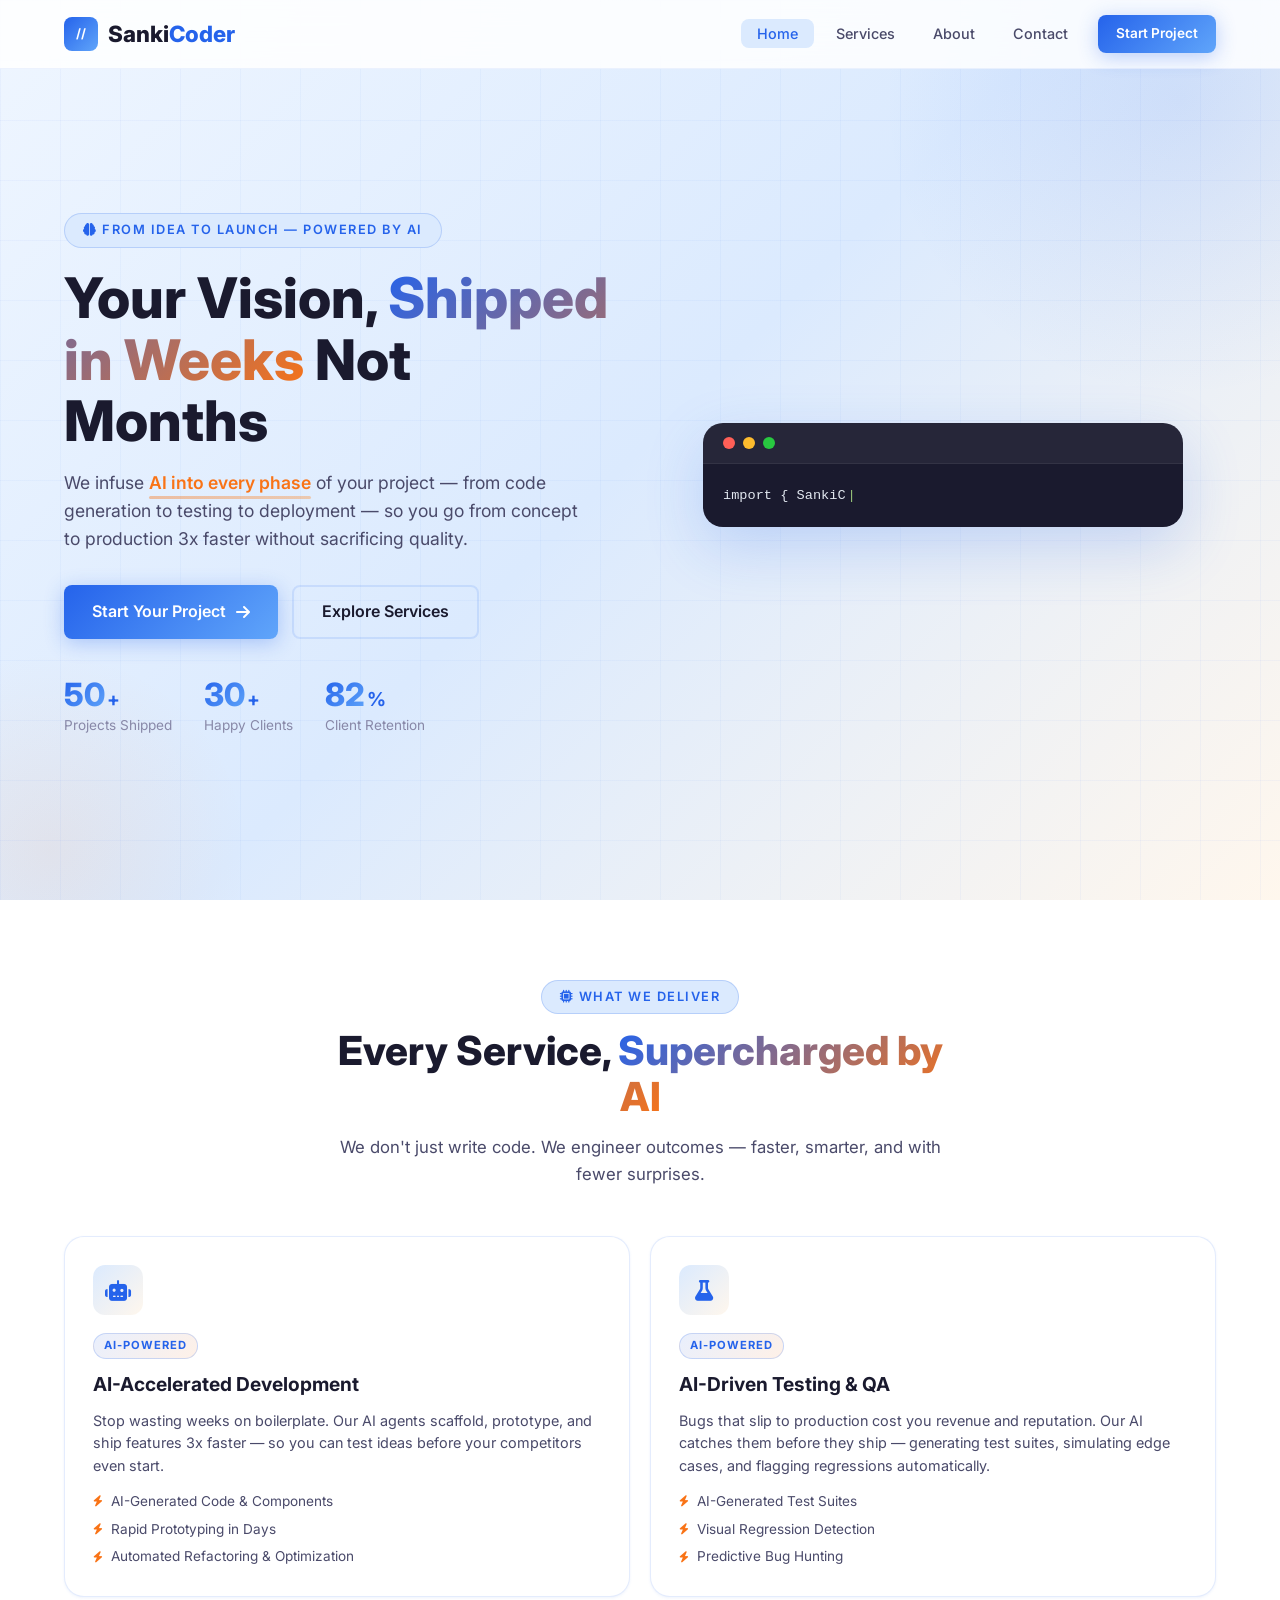
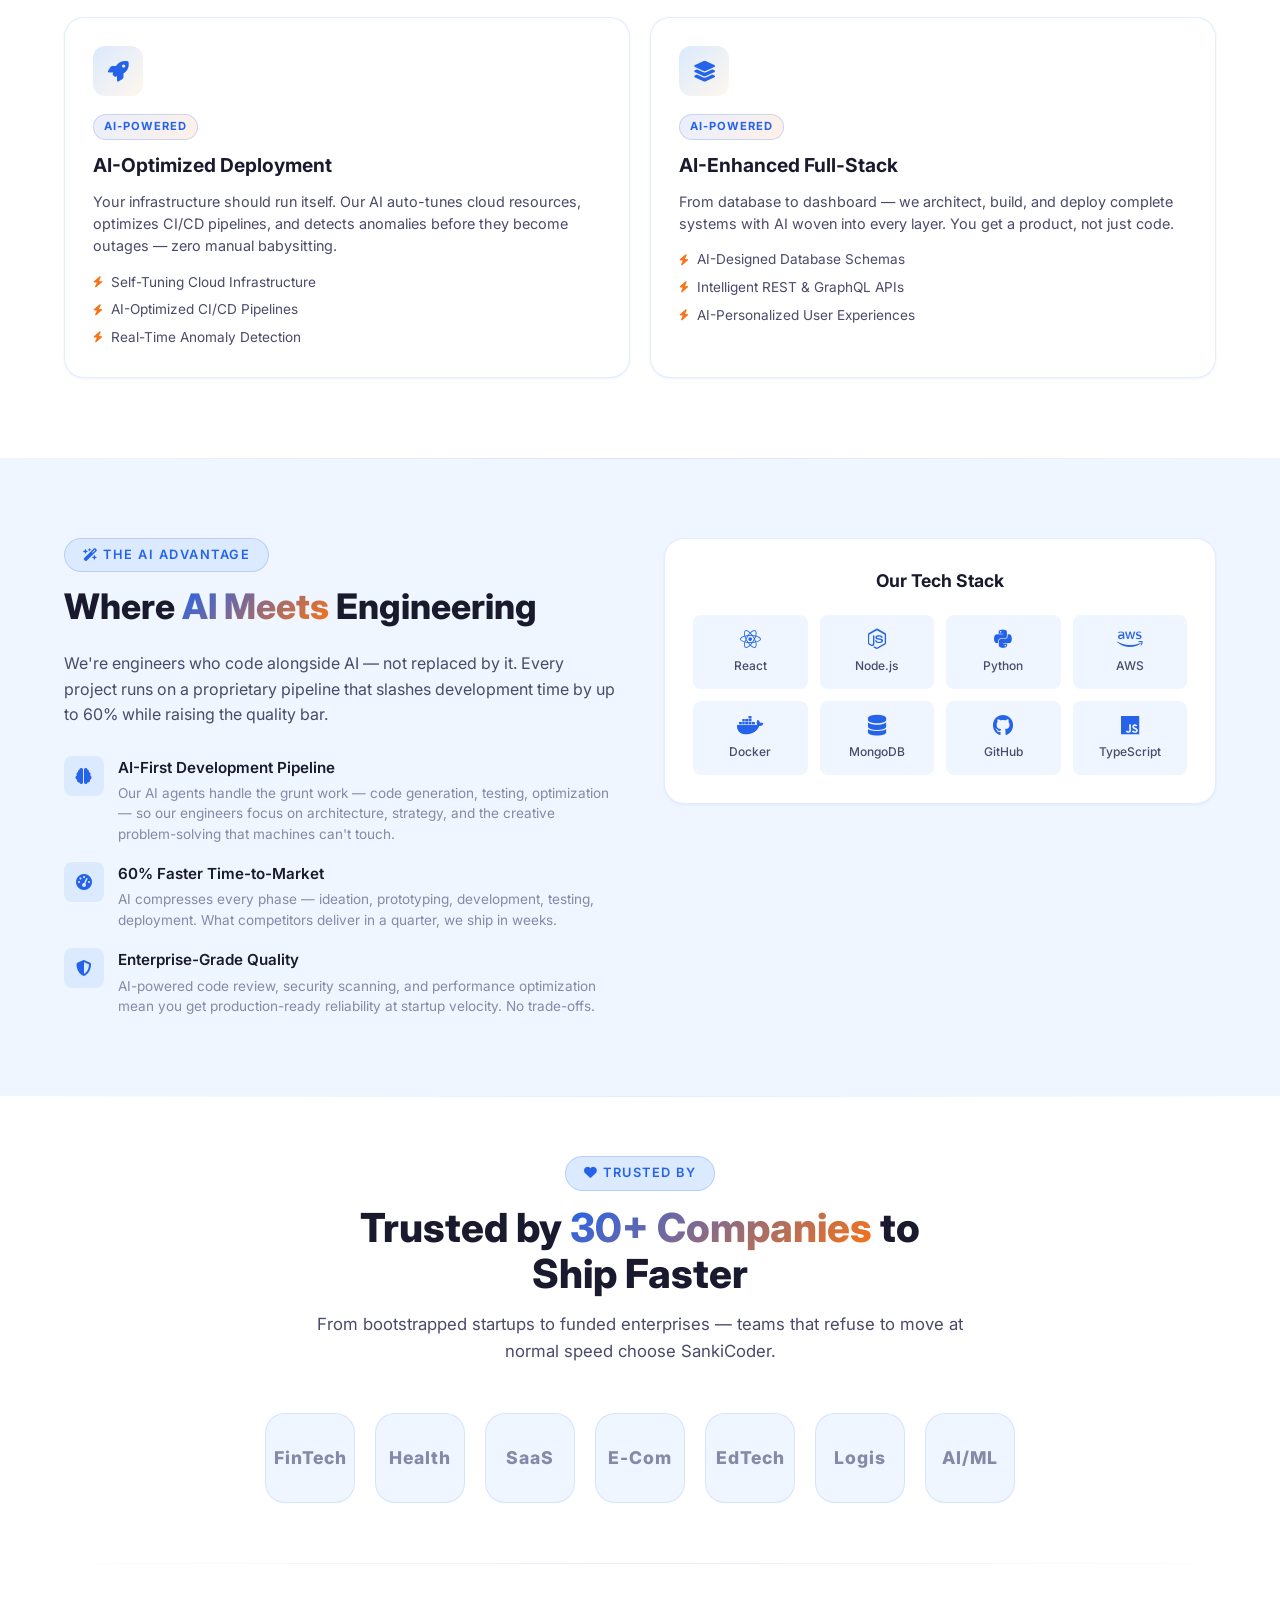
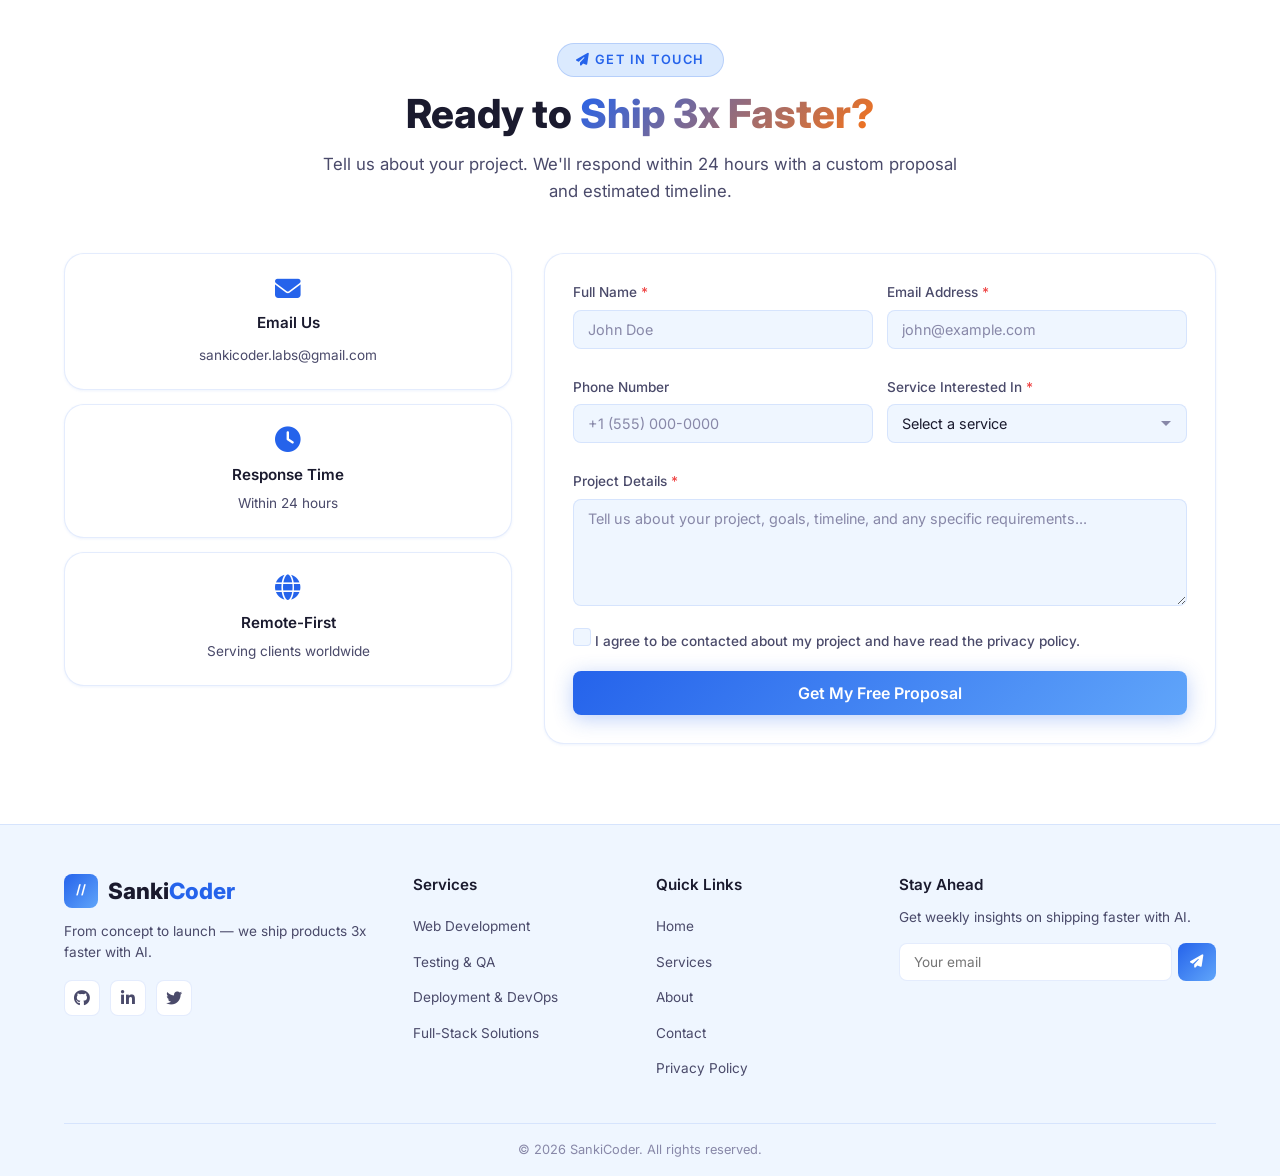
<file: index.html>
<!DOCTYPE html>
<html lang="en">
<head>
    <meta charset="UTF-8">
    <meta name="viewport" content="width=device-width, initial-scale=1.0">
    <title>SankiCoder — Ship Products 3x Faster with AI</title>
    <link rel="stylesheet" href="styles.css">
    <link rel="preconnect" href="https://fonts.googleapis.com">
    <link rel="preconnect" href="https://fonts.gstatic.com" crossorigin>
    <link href="https://fonts.googleapis.com/css2?family=Inter:wght@300;400;500;600;700;800&display=swap" rel="stylesheet">
    <link rel="stylesheet" href="https://cdnjs.cloudflare.com/ajax/libs/font-awesome/6.5.0/css/all.min.css">
</head>
<body>
    <!-- Navigation -->
    <nav class="navbar">
        <div class="container nav-container">
            <a href="#" class="logo">
                <span class="logo-icon">//</span>
                <span class="logo-text">Sanki<span class="accent">Coder</span></span>
            </a>
            <div class="nav-toggle" id="navToggle">
                <span></span>
                <span></span>
                <span></span>
            </div>
            <ul class="nav-links" id="navLinks">
                <li><a href="#home" class="nav-link active">Home</a></li>
                <li><a href="#services" class="nav-link">Services</a></li>
                <li><a href="#about" class="nav-link">About</a></li>
                <li><a href="#contact" class="nav-link">Contact</a></li>
                <li><a href="#contact" class="btn btn-primary nav-cta">Start Project</a></li>
            </ul>
        </div>
    </nav>

    <!-- Hero Section -->
    <section id="home" class="hero">
        <div class="hero-bg">
            <div class="gradient-sphere"></div>
            <div class="gradient-sphere-2"></div>
            <div class="grid-overlay"></div>
        </div>
        <div class="container hero-content">
            <div class="hero-text">
                <div class="badge"><i class="fas fa-brain"></i> From Idea to Launch — Powered by AI</div>
                <h1>Your Vision, <span class="gradient-text">Shipped in Weeks</span> Not Months</h1>
                <p>We infuse <span class="highlight">AI into every phase</span> of your project — from code generation to testing to deployment — so you go from concept to production 3x faster without sacrificing quality.</p>
                <div class="hero-cta">
                    <a href="#contact" class="btn btn-primary">Start Your Project <i class="fas fa-arrow-right"></i></a>
                    <a href="#services" class="btn btn-outline">Explore Services</a>
                </div>
                <div class="hero-stats">
                    <div class="stat">
                        <div class="stat-value">
                            <span class="stat-number" data-target="50">0</span>
                            <span class="stat-plus">+</span>
                        </div>
                        <span class="stat-label">Projects Shipped</span>
                    </div>
                    <div class="stat">
                        <div class="stat-value">
                            <span class="stat-number" data-target="30">0</span>
                            <span class="stat-plus">+</span>
                        </div>
                        <span class="stat-label">Happy Clients</span>
                    </div>
                    <div class="stat">
                        <div class="stat-value">
                            <span class="stat-number" data-target="98">0</span>
                            <span class="stat-percent">%</span>
                        </div>
                        <span class="stat-label">Client Retention</span>
                    </div>
                </div>
            </div>
            <div class="hero-visual">
                <div class="code-window">
                    <div class="code-header">
                        <span class="dot red"></span>
                        <span class="dot yellow"></span>
                        <span class="dot green"></span>
                    </div>
                    <div class="code-body">
                        <pre><code><span class="code-keyword">import</span> { SankiCoder } <span class="code-keyword">from</span> <span class="code-string">'tech'</span>;

<span class="code-keyword">const</span> project = <span class="code-keyword">new</span> SankiCoder({
  vision: <span class="code-string">'your idea'</span>,
  stack: [<span class="code-string">'React'</span>, <span class="code-string">'Node.js'</span>, <span class="code-string">'AWS'</span>]
});

<span class="code-keyword">await</span> project.deploy();
<span class="code-comment">// 🚀 AI-accelerated delivery</span></code></pre>
                    </div>
                </div>
            </div>
        </div>
    </section>

    <!-- Services Section -->
    <section id="services" class="services">
        <div class="container">
            <div class="section-header">
                <span class="section-badge"><i class="fas fa-microchip"></i> What We Deliver</span>
                <h2>Every Service, <span class="gradient-text">Supercharged by AI</span></h2>
                <p>We don't just write code. We engineer outcomes — faster, smarter, and with fewer surprises.</p>
            </div>
            <div class="services-grid">
                <div class="service-card ai-card">
                    <div class="service-icon ai-icon">
                        <i class="fas fa-robot"></i>
                    </div>
                    <div class="ai-badge">AI-Powered</div>
                    <h3>AI-Accelerated Development</h3>
                    <p>Stop wasting weeks on boilerplate. Our AI agents scaffold, prototype, and ship features 3x faster — so you can test ideas before your competitors even start.</p>
                    <ul class="service-features">
                        <li><i class="fas fa-bolt"></i> AI-Generated Code & Components</li>
                        <li><i class="fas fa-bolt"></i> Rapid Prototyping in Days</li>
                        <li><i class="fas fa-bolt"></i> Automated Refactoring & Optimization</li>
                    </ul>
                </div>
                <div class="service-card ai-card">
                    <div class="service-icon ai-icon">
                        <i class="fas fa-flask"></i>
                    </div>
                    <div class="ai-badge">AI-Powered</div>
                    <h3>AI-Driven Testing & QA</h3>
                    <p>Bugs that slip to production cost you revenue and reputation. Our AI catches them before they ship — generating test suites, simulating edge cases, and flagging regressions automatically.</p>
                    <ul class="service-features">
                        <li><i class="fas fa-bolt"></i> AI-Generated Test Suites</li>
                        <li><i class="fas fa-bolt"></i> Visual Regression Detection</li>
                        <li><i class="fas fa-bolt"></i> Predictive Bug Hunting</li>
                    </ul>
                </div>
                <div class="service-card ai-card">
                    <div class="service-icon ai-icon">
                        <i class="fas fa-rocket"></i>
                    </div>
                    <div class="ai-badge">AI-Powered</div>
                    <h3>AI-Optimized Deployment</h3>
                    <p>Your infrastructure should run itself. Our AI auto-tunes cloud resources, optimizes CI/CD pipelines, and detects anomalies before they become outages — zero manual babysitting.</p>
                    <ul class="service-features">
                        <li><i class="fas fa-bolt"></i> Self-Tuning Cloud Infrastructure</li>
                        <li><i class="fas fa-bolt"></i> AI-Optimized CI/CD Pipelines</li>
                        <li><i class="fas fa-bolt"></i> Real-Time Anomaly Detection</li>
                    </ul>
                </div>
                <div class="service-card ai-card">
                    <div class="service-icon ai-icon">
                        <i class="fas fa-layer-group"></i>
                    </div>
                    <div class="ai-badge">AI-Powered</div>
                    <h3>AI-Enhanced Full-Stack</h3>
                    <p>From database to dashboard — we architect, build, and deploy complete systems with AI woven into every layer. You get a product, not just code.</p>
                    <ul class="service-features">
                        <li><i class="fas fa-bolt"></i> AI-Designed Database Schemas</li>
                        <li><i class="fas fa-bolt"></i> Intelligent REST & GraphQL APIs</li>
                        <li><i class="fas fa-bolt"></i> AI-Personalized User Experiences</li>
                    </ul>
                </div>
            </div>
        </div>
    </section>

    <!-- About Section -->
    <section id="about" class="about">
        <div class="container">
            <div class="about-grid">
                <div class="about-content">
                    <div class="section-header left">
                    <span class="section-badge"><i class="fas fa-wand-magic-sparkles"></i> The AI Advantage</span>
                    <h2>Where <span class="gradient-text">AI Meets</span> Engineering</h2>
                    </div>
                    <p>We're engineers who code alongside AI — not replaced by it. Every project runs on a proprietary pipeline that slashes development time by up to 60% while raising the quality bar.</p>
                    <div class="about-values">
                        <div class="value-item">
                            <div class="value-icon"><i class="fas fa-brain"></i></div>
                            <div>
                                <h4>AI-First Development Pipeline</h4>
                                <p>Our AI agents handle the grunt work — code generation, testing, optimization — so our engineers focus on architecture, strategy, and the creative problem-solving that machines can't touch.</p>
                            </div>
                        </div>
                        <div class="value-item">
                            <div class="value-icon"><i class="fas fa-gauge-high"></i></div>
                            <div>
                                <h4>60% Faster Time-to-Market</h4>
                                <p>AI compresses every phase — ideation, prototyping, development, testing, deployment. What competitors deliver in a quarter, we ship in weeks.</p>
                            </div>
                        </div>
                        <div class="value-item">
                            <div class="value-icon"><i class="fas fa-shield-halved"></i></div>
                            <div>
                                <h4>Enterprise-Grade Quality</h4>
                                <p>AI-powered code review, security scanning, and performance optimization mean you get production-ready reliability at startup velocity. No trade-offs.</p>
                            </div>
                        </div>
                    </div>
                </div>
                <div class="about-tech">
                    <h3>Our Tech Stack</h3>
                    <div class="tech-grid">
                        <div class="tech-item"><i class="fab fa-react"></i><span>React</span></div>
                        <div class="tech-item"><i class="fab fa-node-js"></i><span>Node.js</span></div>
                        <div class="tech-item"><i class="fab fa-python"></i><span>Python</span></div>
                        <div class="tech-item"><i class="fab fa-aws"></i><span>AWS</span></div>
                        <div class="tech-item"><i class="fab fa-docker"></i><span>Docker</span></div>
                        <div class="tech-item"><i class="fas fa-database"></i><span>MongoDB</span></div>
                        <div class="tech-item"><i class="fab fa-github"></i><span>GitHub</span></div>
                        <div class="tech-item"><i class="fab fa-js"></i><span>TypeScript</span></div>
                    </div>
                </div>
            </div>
        </div>
    </section>

    <!-- Trusted By Section -->
    <section class="trusted">
        <div class="container">
            <div class="section-header">
                <span class="section-badge"><i class="fas fa-heart"></i> Trusted By</span>
                <h2>Trusted by <span class="gradient-text">30+ Companies</span> to Ship Faster</h2>
                <p>From bootstrapped startups to funded enterprises — teams that refuse to move at normal speed choose SankiCoder.</p>
            </div>
            <div class="trusted-grid">
                <div class="trusted-logo"><span>FinTech</span></div>
                <div class="trusted-logo"><span>Health</span></div>
                <div class="trusted-logo"><span>SaaS</span></div>
                <div class="trusted-logo"><span>E-Com</span></div>
                <div class="trusted-logo"><span>EdTech</span></div>
                <div class="trusted-logo"><span>Logis</span></div>
                <div class="trusted-logo"><span>AI/ML</span></div>
            </div>
        </div>
    </section>

    <!-- Contact / Lead Capture Section -->
    <section id="contact" class="contact">
        <div class="container">
                <div class="section-header">
                    <span class="section-badge"><i class="fas fa-paper-plane"></i> Get In Touch</span>
                    <h2>Ready to <span class="gradient-text">Ship 3x Faster?</span></h2>
                    <p>Tell us about your project. We'll respond within 24 hours with a custom proposal and estimated timeline.</p>
            </div>
            <div class="contact-wrapper">
                <div class="contact-info">
                    <div class="info-card">
                        <i class="fas fa-envelope"></i>
                        <h4>Email Us</h4>
                        <a href="mailto:sankicoder.labs@gmail.com">sankicoder.labs@gmail.com</a>
                    </div>
                    <div class="info-card">
                        <i class="fas fa-clock"></i>
                        <h4>Response Time</h4>
                        <p>Within 24 hours</p>
                    </div>
                    <div class="info-card">
                        <i class="fas fa-globe"></i>
                        <h4>Remote-First</h4>
                        <p>Serving clients worldwide</p>
                    </div>
                </div>
                <form class="contact-form" id="leadForm" action="https://api.web3forms.com/submit" method="POST">
                    <input type="hidden" name="access_key" value="186a8ba8-2869-45df-88c6-ebedd689405f">
                    <input type="hidden" name="subject" value="New SankiCoder Lead">
                    <input type="hidden" name="from_name" value="SankiCoder Website">
                    <div class="form-row">
                        <div class="form-group">
                            <label for="name">Full Name <span class="required">*</span></label>
                            <input type="text" id="name" name="name" placeholder="John Doe" required>
                        </div>
                        <div class="form-group">
                            <label for="email">Email Address <span class="required">*</span></label>
                            <input type="email" id="email" name="email" placeholder="john@example.com" required>
                        </div>
                    </div>
                    <div class="form-row">
                        <div class="form-group">
                            <label for="phone">Phone Number</label>
                            <input type="tel" id="phone" name="phone" placeholder="+1 (555) 000-0000">
                        </div>
                        <div class="form-group">
                            <label for="service">Service Interested In <span class="required">*</span></label>
                            <select id="service" name="service" required>
                                <option value="" disabled selected>Select a service</option>
                                <option value="ai-development">AI-Accelerated Development</option>
                                <option value="ai-testing">AI-Driven Testing & QA</option>
                                <option value="ai-deployment">AI-Optimized Deployment</option>
                                <option value="ai-fullstack">AI-Enhanced Full-Stack</option>
                                <option value="other">Other</option>
                            </select>
                        </div>
                    </div>
                    <div class="form-group">
                        <label for="message">Project Details <span class="required">*</span></label>
                        <textarea id="message" name="message" rows="5" placeholder="Tell us about your project, goals, timeline, and any specific requirements..." required></textarea>
                    </div>
                    <div class="form-group checkbox-group">
                        <label class="checkbox-label">
                            <span class="checkbox-check">
                                <input type="checkbox" id="consent" name="consent" value="yes" required>
                                <span class="checkmark"></span>
                            </span>
                            <span class="checkbox-text">I agree to be contacted about my project and have read the <a href="privacy-policy.html" target="_blank" rel="noopener">privacy policy</a>.</span>
                        </label>
                    </div>
                    <button type="submit" class="btn btn-primary btn-full" id="submitBtn">
                        <span class="btn-text">Get My Free Proposal</span>
                        <span class="btn-loading" style="display:none;">
                            <i class="fas fa-spinner fa-spin"></i> Sending...
                        </span>
                    </button>
                    <div class="form-success" id="formSuccess" style="display:none;">
                        <i class="fas fa-check-circle"></i>
                        <h3>Message Sent Successfully!</h3>
                        <p>Thank you for reaching out. We'll review your project details and get back to you within 24 hours.</p>
                    </div>
                </form>
            </div>
        </div>
    </section>

    <!-- Footer -->
    <footer class="footer">
        <div class="container">
            <div class="footer-content">
                <div class="footer-brand">
                    <a href="#" class="logo">
                        <span class="logo-icon">//</span>
                        <span class="logo-text">Sanki<span class="accent">Coder</span></span>
                    </a>
                    <p>From concept to launch — we ship products 3x faster with AI.</p>
                    <div class="social-links">
                        <a href="#" aria-label="GitHub"><i class="fab fa-github"></i></a>
                        <a href="#" aria-label="LinkedIn"><i class="fab fa-linkedin-in"></i></a>
                        <a href="#" aria-label="Twitter"><i class="fab fa-twitter"></i></a>
                    </div>
                </div>
                <div class="footer-links">
                    <h4>Services</h4>
                    <ul>
                        <li><a href="#services">Web Development</a></li>
                        <li><a href="#services">Testing & QA</a></li>
                        <li><a href="#services">Deployment & DevOps</a></li>
                        <li><a href="#services">Full-Stack Solutions</a></li>
                    </ul>
                </div>
                <div class="footer-links">
                    <h4>Quick Links</h4>
                    <ul>
                        <li><a href="#home">Home</a></li>
                        <li><a href="#services">Services</a></li>
                        <li><a href="#about">About</a></li>
                        <li><a href="#contact">Contact</a></li>
                        <li><a href="privacy-policy.html">Privacy Policy</a></li>
                    </ul>
                </div>
                <div class="footer-newsletter">
                    <h4>Stay Ahead</h4>
                    <p>Get weekly insights on shipping faster with AI.</p>
                    <form class="newsletter-form" id="newsletterForm">
                        <input type="email" placeholder="Your email" required>
                        <button type="submit"><i class="fas fa-paper-plane"></i></button>
                    </form>
                </div>
            </div>
            <div class="footer-bottom">
                <p>&copy; 2026 SankiCoder. All rights reserved.</p>
            </div>
        </div>
    </footer>

    <!-- Back to Top Button -->
    <button class="back-to-top" id="backToTop" aria-label="Back to top">
        <i class="fas fa-chevron-up"></i>
    </button>

    <script src="script.js"></script>
</body>
</html>
</file>
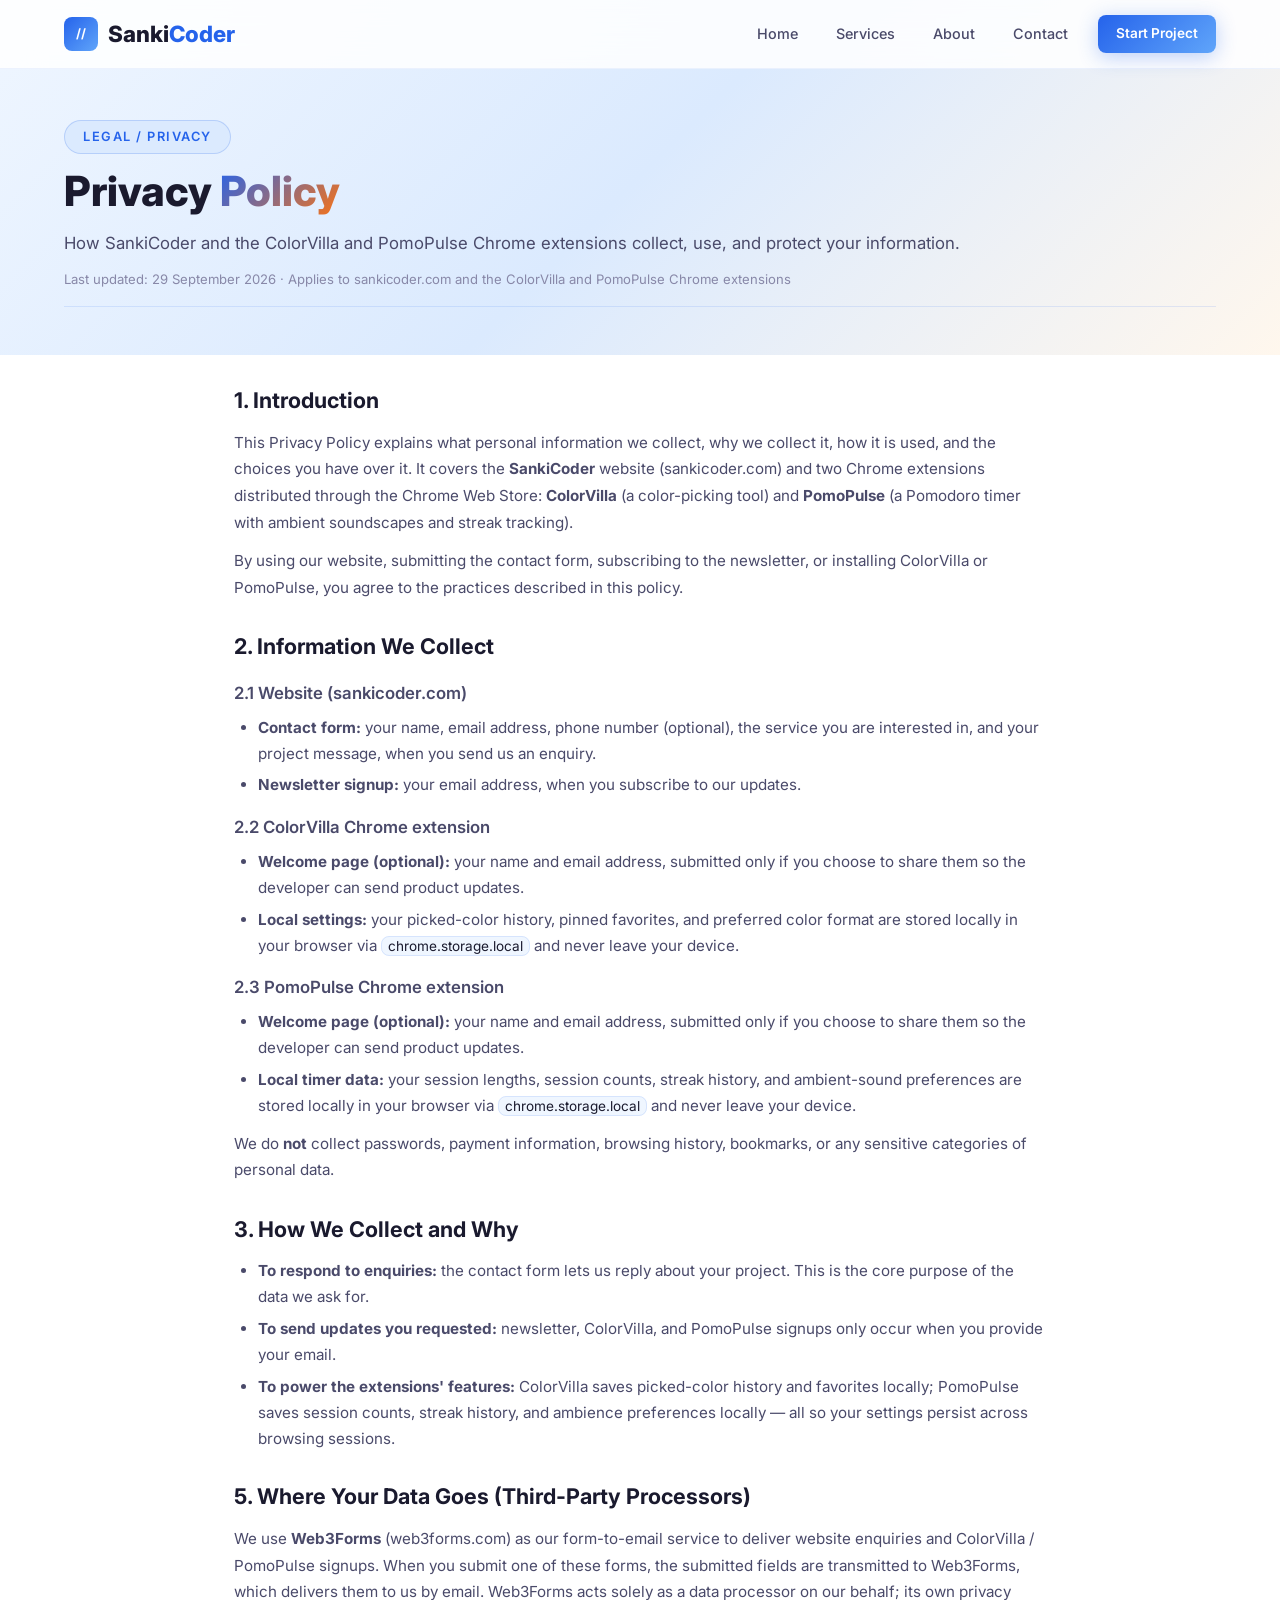
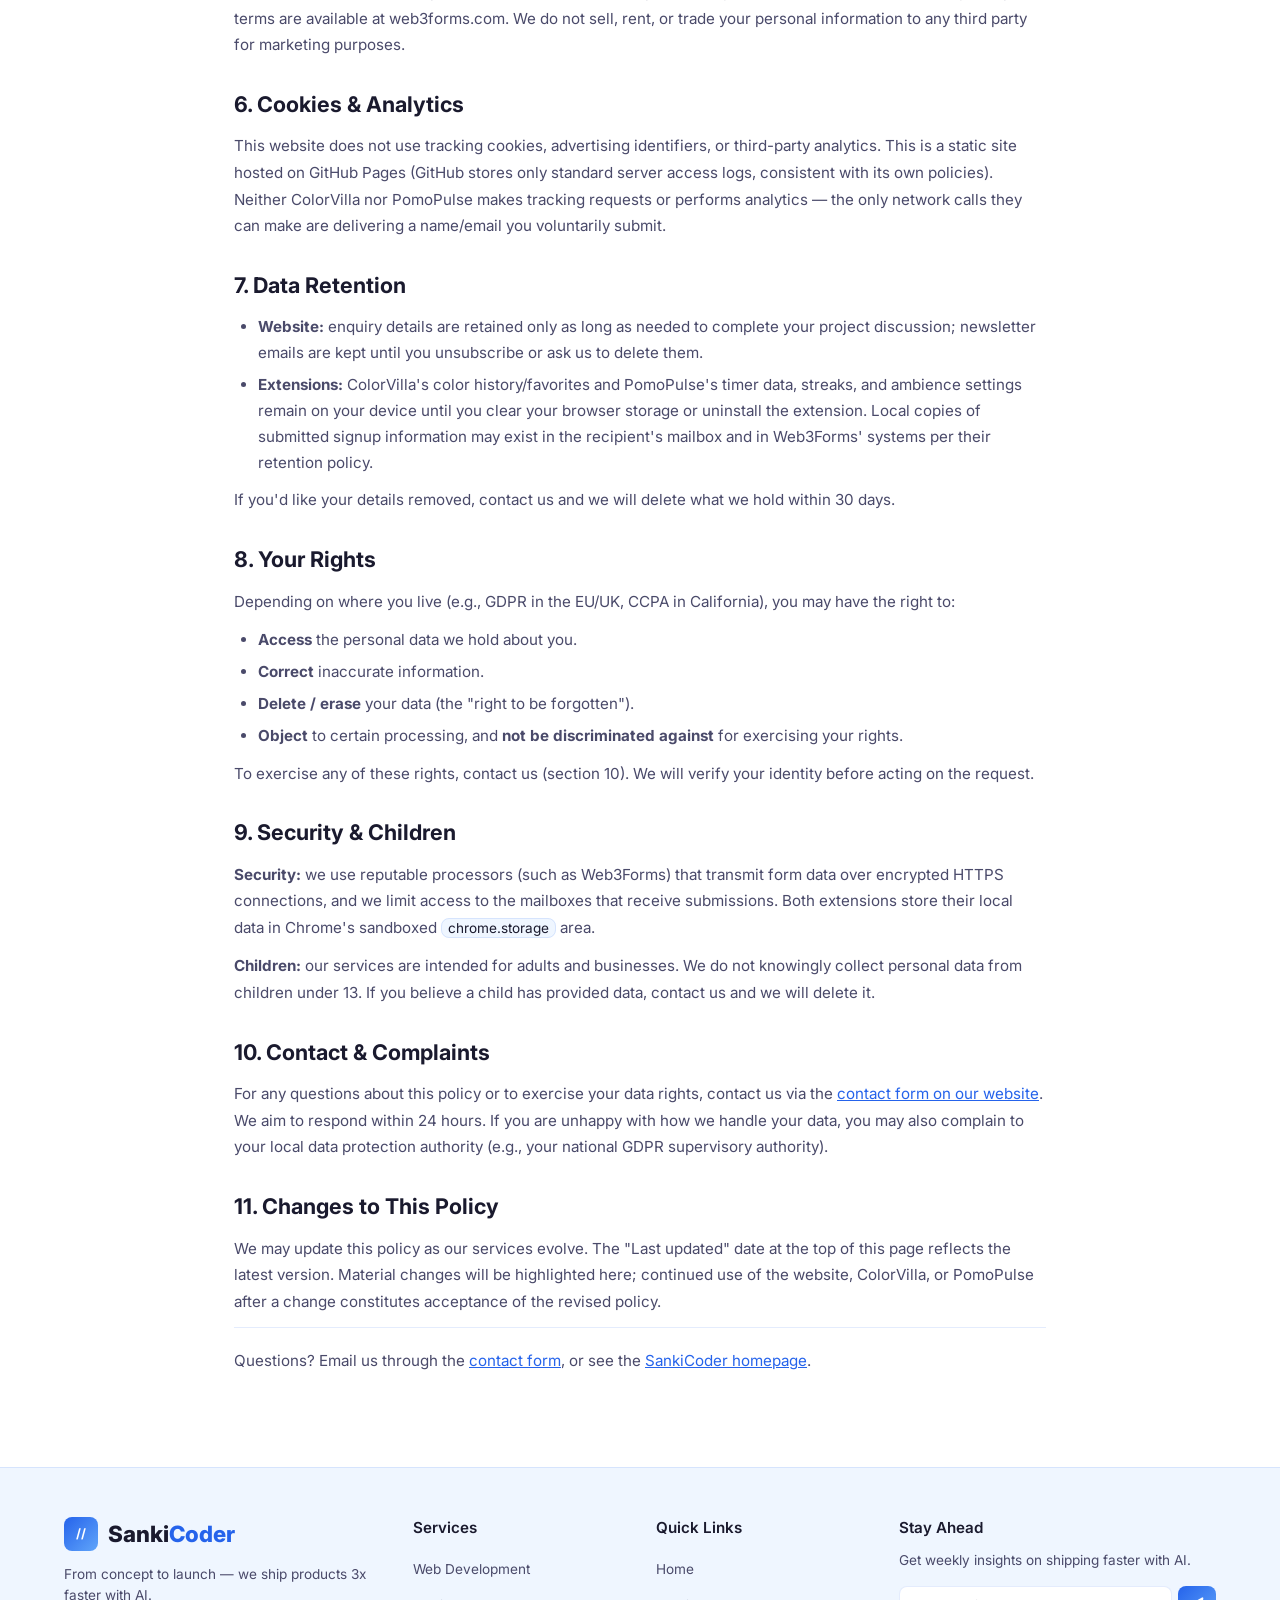
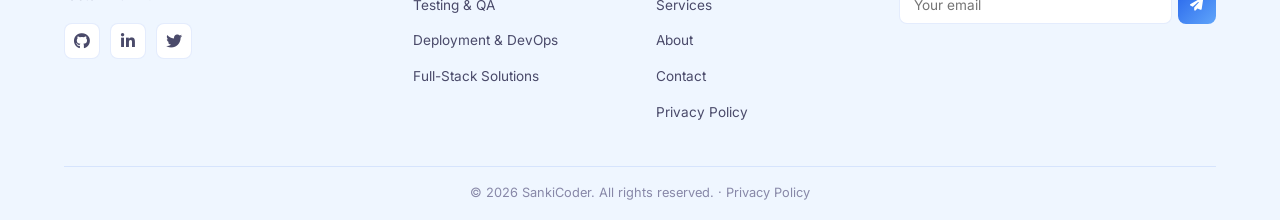
<file: privacy-policy.html>
<!DOCTYPE html>
<html lang="en">
<head>
    <meta charset="UTF-8">
    <meta name="viewport" content="width=device-width, initial-scale=1.0">
    <title>Privacy Policy — SankiCoder</title>
    <meta name="description" content="Privacy Policy for the SankiCoder website and the ColorVilla Chrome extension.">
    <link rel="stylesheet" href="styles.css">
    <link rel="preconnect" href="https://fonts.googleapis.com">
    <link rel="preconnect" href="https://fonts.gstatic.com" crossorigin>
    <link href="https://fonts.googleapis.com/css2?family=Inter:wght@300;400;500;600;700;800&display=swap" rel="stylesheet">
    <link rel="stylesheet" href="https://cdnjs.cloudflare.com/ajax/libs/font-awesome/6.5.0/css/all.min.css">
</head>
<body>
    <!-- Navigation -->
    <nav class="navbar">
        <div class="container nav-container">
            <a href="index.html" class="logo">
                <span class="logo-icon">//</span>
                <span class="logo-text">Sanki<span class="accent">Coder</span></span>
            </a>
            <div class="nav-toggle" id="navToggle">
                <span></span>
                <span></span>
                <span></span>
            </div>
            <ul class="nav-links" id="navLinks">
                <li><a href="index.html#home" class="nav-link">Home</a></li>
                <li><a href="index.html#services" class="nav-link">Services</a></li>
                <li><a href="index.html#about" class="nav-link">About</a></li>
                <li><a href="index.html#contact" class="nav-link">Contact</a></li>
                <li><a href="index.html#contact" class="btn btn-primary nav-cta">Start Project</a></li>
            </ul>
        </div>
    </nav>

    <!-- Page Hero -->
    <section id="privacy" class="privacy-hero">
        <div class="container">
            <span class="section-badge">Legal / Privacy</span>
            <h1 class="privacy-title">Privacy <span class="gradient-text">Policy</span></h1>
            <p class="privacy-subtitle">How SankiCoder and the ColorVilla and PomoPulse Chrome extensions collect, use, and protect your information.</p>
            <p class="privacy-meta">Last updated: 29 September 2026 · Applies to sankicoder.com and the ColorVilla and PomoPulse Chrome extensions</p>
        </div>
    </section>

    <!-- Policy Body -->
    <section class="legal">
        <div class="container legal-prose">

            <h2>1. Introduction</h2>
            <p>This Privacy Policy explains what personal information we collect, why we collect it, how it is used, and the choices you have over it. It covers the <strong>SankiCoder</strong> website (sankicoder.com) and two Chrome extensions distributed through the Chrome Web Store: <strong>ColorVilla</strong> (a color-picking tool) and <strong>PomoPulse</strong> (a Pomodoro timer with ambient soundscapes and streak tracking).</p>
            <p>By using our website, submitting the contact form, subscribing to the newsletter, or installing ColorVilla or PomoPulse, you agree to the practices described in this policy.</p>

            <h2>2. Information We Collect</h2>
            <h3>2.1 Website (sankicoder.com)</h3>
            <ul class="legal-list">
                <li><strong>Contact form:</strong> your name, email address, phone number (optional), the service you are interested in, and your project message, when you send us an enquiry.</li>
                <li><strong>Newsletter signup:</strong> your email address, when you subscribe to our updates.</li>
            </ul>
            <h3>2.2 ColorVilla Chrome extension</h3>
            <ul class="legal-list">
                <li><strong>Welcome page (optional):</strong> your name and email address, submitted only if you choose to share them so the developer can send product updates.</li>
                <li><strong>Local settings:</strong> your picked-color history, pinned favorites, and preferred color format are stored locally in your browser via <code>chrome.storage.local</code> and never leave your device.</li>
            </ul>
            <h3>2.3 PomoPulse Chrome extension</h3>
            <ul class="legal-list">
                <li><strong>Welcome page (optional):</strong> your name and email address, submitted only if you choose to share them so the developer can send product updates.</li>
                <li><strong>Local timer data:</strong> your session lengths, session counts, streak history, and ambient-sound preferences are stored locally in your browser via <code>chrome.storage.local</code> and never leave your device.</li>
            </ul>
            <p>We do <strong>not</strong> collect passwords, payment information, browsing history, bookmarks, or any sensitive categories of personal data.</p>

            <h2>3. How We Collect and Why</h2>
            <ul class="legal-list">
                <li><strong>To respond to enquiries:</strong> the contact form lets us reply about your project. This is the core purpose of the data we ask for.</li>
                <li><strong>To send updates you requested:</strong> newsletter, ColorVilla, and PomoPulse signups only occur when you provide your email.</li>
                <li><strong>To power the extensions' features:</strong> ColorVilla saves picked-color history and favorites locally; PomoPulse saves session counts, streak history, and ambience preferences locally — all so your settings persist across browsing sessions.</li>
            </ul>

            <h2>5. Where Your Data Goes (Third-Party Processors)</h2>
            <p>We use <strong>Web3Forms</strong> (web3forms.com) as our form-to-email service to deliver website enquiries and ColorVilla / PomoPulse signups. When you submit one of these forms, the submitted fields are transmitted to Web3Forms, which delivers them to us by email. Web3Forms acts solely as a data processor on our behalf; its own privacy terms are available at web3forms.com. We do not sell, rent, or trade your personal information to any third party for marketing purposes.</p>

            <h2>6. Cookies &amp; Analytics</h2>
            <p>This website does not use tracking cookies, advertising identifiers, or third-party analytics. This is a static site hosted on GitHub Pages (GitHub stores only standard server access logs, consistent with its own policies). Neither ColorVilla nor PomoPulse makes tracking requests or performs analytics — the only network calls they can make are delivering a name/email you voluntarily submit.</p>

            <h2>7. Data Retention</h2>
            <ul class="legal-list">
                <li><strong>Website:</strong> enquiry details are retained only as long as needed to complete your project discussion; newsletter emails are kept until you unsubscribe or ask us to delete them.</li>
                <li><strong>Extensions:</strong> ColorVilla's color history/favorites and PomoPulse's timer data, streaks, and ambience settings remain on your device until you clear your browser storage or uninstall the extension. Local copies of submitted signup information may exist in the recipient's mailbox and in Web3Forms' systems per their retention policy.</li>
            </ul>
            <p>If you'd like your details removed, contact us and we will delete what we hold within 30 days.</p>

            <h2>8. Your Rights</h2>
            <p>Depending on where you live (e.g., GDPR in the EU/UK, CCPA in California), you may have the right to:</p>
            <ul class="legal-list">
                <li><strong>Access</strong> the personal data we hold about you.</li>
                <li><strong>Correct</strong> inaccurate information.</li>
                <li><strong>Delete / erase</strong> your data (the "right to be forgotten").</li>
                <li><strong>Object</strong> to certain processing, and <strong>not be discriminated against</strong> for exercising your rights.</li>
            </ul>
            <p>To exercise any of these rights, contact us (section 10). We will verify your identity before acting on the request.</p>

            <h2>9. Security &amp; Children</h2>
            <p><strong>Security:</strong> we use reputable processors (such as Web3Forms) that transmit form data over encrypted HTTPS connections, and we limit access to the mailboxes that receive submissions. Both extensions store their local data in Chrome's sandboxed <code>chrome.storage</code> area.</p>
            <p><strong>Children:</strong> our services are intended for adults and businesses. We do not knowingly collect personal data from children under 13. If you believe a child has provided data, contact us and we will delete it.</p>

            <h2>10. Contact &amp; Complaints</h2>
            <p>For any questions about this policy or to exercise your data rights, contact us via the <a href="index.html#contact">contact form on our website</a>. We aim to respond within 24 hours. If you are unhappy with how we handle your data, you may also complain to your local data protection authority (e.g., your national GDPR supervisory authority).</p>

            <h2>11. Changes to This Policy</h2>
            <p>We may update this policy as our services evolve. The "Last updated" date at the top of this page reflects the latest version. Material changes will be highlighted here; continued use of the website, ColorVilla, or PomoPulse after a change constitutes acceptance of the revised policy.</p>

            <p class="legal-signoff">Questions? Email us through the <a href="index.html#contact">contact form</a>, or see the <a href="index.html">SankiCoder homepage</a>.</p>
        </div>
    </section>

    <!-- Footer -->
    <footer class="footer">
        <div class="container">
            <div class="footer-content">
                <div class="footer-brand">
                    <a href="index.html" class="logo">
                        <span class="logo-icon">//</span>
                        <span class="logo-text">Sanki<span class="accent">Coder</span></span>
                    </a>
                    <p>From concept to launch — we ship products 3x faster with AI.</p>
                    <div class="social-links">
                        <a href="#" aria-label="GitHub"><i class="fab fa-github"></i></a>
                        <a href="#" aria-label="LinkedIn"><i class="fab fa-linkedin-in"></i></a>
                        <a href="#" aria-label="Twitter"><i class="fab fa-twitter"></i></a>
                    </div>
                </div>
                <div class="footer-links">
                    <h4>Services</h4>
                    <ul>
                        <li><a href="index.html#services">Web Development</a></li>
                        <li><a href="index.html#services">Testing & QA</a></li>
                        <li><a href="index.html#services">Deployment & DevOps</a></li>
                        <li><a href="index.html#services">Full-Stack Solutions</a></li>
                    </ul>
                </div>
                <div class="footer-links">
                    <h4>Quick Links</h4>
                    <ul>
                        <li><a href="index.html#home">Home</a></li>
                        <li><a href="index.html#services">Services</a></li>
                        <li><a href="index.html#about">About</a></li>
                        <li><a href="index.html#contact">Contact</a></li>
                        <li><a href="privacy-policy.html">Privacy Policy</a></li>
                    </ul>
                </div>
                <div class="footer-newsletter">
                    <h4>Stay Ahead</h4>
                    <p>Get weekly insights on shipping faster with AI.</p>
                    <form class="newsletter-form" id="newsletterFormFooter">
                        <input type="email" placeholder="Your email" required>
                        <button type="submit"><i class="fas fa-paper-plane"></i></button>
                    </form>
                </div>
            </div>
            <div class="footer-bottom">
                <p>&copy; 2026 SankiCoder. All rights reserved. · <a href="privacy-policy.html">Privacy Policy</a></p>
            </div>
        </div>
    </footer>

    <!-- Back to Top Button -->
    <button class="back-to-top" id="backToTop" aria-label="Back to top">
        <i class="fas fa-chevron-up"></i>
    </button>

    <script>
        // ===== Minimal page script: nav toggle, navbar scroll effect, back to top =====
        const pNavToggle = document.getElementById('navToggle');
        const pNavLinks = document.getElementById('navLinks');
        const pBackToTop = document.getElementById('backToTop');
        const pNavbar = document.querySelector('.navbar');

        pNavToggle.addEventListener('click', () => {
            pNavLinks.classList.toggle('active');
            pNavToggle.classList.toggle('active');
        });

        window.addEventListener('scroll', () => {
            const y = window.scrollY || window.pageYOffset || 0;
            if (y > 50) pNavbar.classList.add('scrolled');
            else pNavbar.classList.remove('scrolled');
            if (y > 500) pBackToTop.classList.add('visible');
            else pBackToTop.classList.remove('visible');
        });

        pBackToTop.addEventListener('click', () => {
            window.scrollTo({ top: 0, behavior: 'smooth' });
        });
    </script>
</body>
</html>
</file>
<file: styles.css>
/* ===== CSS Variables - Light Theme (Default) ===== */
:root {
    --primary: #2563eb;
    --primary-dark: #1d4ed8;
    --primary-light: #60a5fa;
    --primary-subtle: #dbeafe;
    --accent: #f97316;
    --accent-light: #fb923c;
    --accent-subtle: #fff7ed;
    --bg-primary: #ffffff;
    --bg-secondary: #eff6ff;
    --bg-card: #ffffff;
    --bg-card-hover: #f0f7ff;
    --text-primary: #1a1a2e;
    --text-secondary: #4a4a6a;
    --text-muted: #8888a8;
    --border-color: rgba(37, 99, 235, 0.12);
    --border-light: rgba(37, 99, 235, 0.06);
    --gradient-1: linear-gradient(135deg, #2563eb, #60a5fa);
    --gradient-2: linear-gradient(135deg, #2563eb, #f97316);
    --gradient-3: linear-gradient(135deg, #f97316, #fb923c);
    --gradient-hero: linear-gradient(135deg, #eff6ff 0%, #dbeafe 50%, #fff7ed 100%);
    --shadow-sm: 0 1px 3px rgba(37, 99, 235, 0.08);
    --shadow-md: 0 4px 20px rgba(37, 99, 235, 0.1);
    --shadow-lg: 0 8px 40px rgba(37, 99, 235, 0.12);
    --shadow-glow: 0 0 30px rgba(37, 99, 235, 0.15);
    --radius-sm: 8px;
    --radius-md: 12px;
    --radius-lg: 20px;
    --radius-xl: 24px;
    --transition: all 0.3s cubic-bezier(0.4, 0, 0.2, 1);
    --nav-bg: rgba(255, 255, 255, 0.85);
    --nav-border: rgba(37, 99, 235, 0.08);
    --code-bg: #1a1a2e;
    --code-text: #e2e8f0;
}

/* ===== Reset & Base ===== */
*, *::before, *::after {
    margin: 0;
    padding: 0;
    box-sizing: border-box;
}

html {
    scroll-behavior: smooth;
    scroll-padding-top: 80px;
}

body {
    font-family: 'Inter', -apple-system, BlinkMacSystemFont, sans-serif;
    background-color: var(--bg-primary);
    color: var(--text-primary);
    line-height: 1.6;
    overflow-x: hidden;
}

a {
    text-decoration: none;
    color: inherit;
}

ul {
    list-style: none;
}

img {
    max-width: 100%;
}

.container {
    max-width: 1200px;
    margin: 0 auto;
    padding: 0 24px;
}

/* ===== Typography ===== */
.gradient-text {
    background: var(--gradient-2);
    -webkit-background-clip: text;
    background-clip: text;
    -webkit-text-fill-color: transparent;
}

.highlight {
    color: var(--accent);
    font-weight: 600;
    position: relative;
    display: inline-block;
}

.highlight::after {
    content: '';
    position: absolute;
    bottom: -2px;
    left: 0;
    right: 0;
    height: 3px;
    background: var(--gradient-3);
    border-radius: 2px;
    opacity: 0.4;
}

.section-header {
    text-align: center;
    max-width: 650px;
    margin: 0 auto 48px;
}

.section-header.left {
    text-align: left;
    margin: 0 0 24px;
}

.section-badge {
    display: inline-block;
    background: var(--primary-subtle);
    border: 1px solid rgba(37, 99, 235, 0.2);
    color: var(--primary);
    font-size: 0.8rem;
    font-weight: 600;
    text-transform: uppercase;
    letter-spacing: 1.5px;
    padding: 6px 18px;
    border-radius: 50px;
    margin-bottom: 14px;
}

.section-header h2 {
    font-size: 2.5rem;
    font-weight: 800;
    line-height: 1.15;
    margin-bottom: 14px;
    color: var(--text-primary);
}

.section-header p {
    color: var(--text-secondary);
    font-size: 1.05rem;
    line-height: 1.6;
}

.section-header.left h2 {
    font-size: 2.2rem;
}

/* ===== Buttons ===== */
.btn {
    display: inline-flex;
    align-items: center;
    gap: 10px;
    font-family: 'Inter', sans-serif;
    font-size: 1rem;
    font-weight: 600;
    padding: 12px 28px;
    border-radius: var(--radius-sm);
    cursor: pointer;
    transition: var(--transition);
    border: none;
}

.btn-primary {
    background: var(--gradient-1);
    color: #fff;
    box-shadow: 0 4px 20px rgba(37, 99, 235, 0.3);
}

.btn-primary:hover {
    transform: translateY(-2px);
    box-shadow: 0 8px 30px rgba(37, 99, 235, 0.4);
}

.btn-outline {
    background: transparent;
    color: var(--text-primary);
    border: 2px solid var(--border-color);
}

.btn-outline:hover {
    border-color: var(--primary);
    background: var(--primary-subtle);
}

.btn-full {
    width: 100%;
    justify-content: center;
}

/* Nav CTA */
.nav-cta {
    padding: 8px 18px !important;
    font-size: 0.85rem !important;
    margin-left: 8px;
    white-space: nowrap;
}

/* ===== Navigation ===== */
.navbar {
    position: fixed;
    top: 0;
    left: 0;
    right: 0;
    z-index: 1000;
    background: var(--nav-bg);
    backdrop-filter: blur(20px);
    -webkit-backdrop-filter: blur(20px);
    border-bottom: 1px solid var(--nav-border);
    transition: var(--transition);
}

.navbar.scrolled {
    background: rgba(255, 255, 255, 0.95);
    box-shadow: 0 4px 30px rgba(37, 99, 235, 0.08);
}

.nav-container {
    display: flex;
    align-items: center;
    justify-content: space-between;
    height: 68px;
}

.logo {
    display: flex;
    align-items: center;
    gap: 10px;
    font-size: 1.4rem;
    font-weight: 800;
}

.logo-icon {
    display: inline-flex;
    align-items: center;
    justify-content: center;
    width: 34px;
    height: 34px;
    background: var(--gradient-1);
    border-radius: var(--radius-sm);
    font-size: 0.8rem;
    font-weight: 700;
    color: #fff;
}

.logo-text {
    color: var(--text-primary);
}

.accent {
    color: var(--primary);
}

.nav-links {
    display: flex;
    align-items: center;
    gap: 6px;
}

.nav-link {
    padding: 6px 16px;
    border-radius: var(--radius-sm);
    font-size: 0.9rem;
    font-weight: 500;
    color: var(--text-secondary);
    transition: var(--transition);
}

.nav-link:hover,
.nav-link.active {
    color: var(--primary);
    background: var(--primary-subtle);
}

.nav-toggle {
    display: none;
    flex-direction: column;
    gap: 5px;
    cursor: pointer;
    padding: 5px;
}

.nav-toggle span {
    display: block;
    width: 24px;
    height: 2px;
    background: var(--text-primary);
    border-radius: 2px;
    transition: var(--transition);
}

/* ===== Hero Section ===== */
.hero {
    position: relative;
    min-height: 100vh;
    display: flex;
    align-items: center;
    padding: 110px 0 60px;
    overflow: hidden;
    background: var(--gradient-hero);
}

.hero-bg {
    position: absolute;
    inset: 0;
    z-index: 0;
}

.gradient-sphere {
    position: absolute;
    top: -200px;
    right: -200px;
    width: 600px;
    height: 600px;
    border-radius: 50%;
    background: radial-gradient(circle, rgba(37, 99, 235, 0.1), transparent 70%);
    animation: sphereFloat 8s ease-in-out infinite;
}

.gradient-sphere-2 {
    position: absolute;
    bottom: -150px;
    left: -150px;
    width: 400px;
    height: 400px;
    border-radius: 50%;
    background: radial-gradient(circle, rgba(249, 115, 22, 0.08), transparent 70%);
    animation: sphereFloat2 10s ease-in-out infinite;
}

@keyframes sphereFloat {
    0%, 100% { transform: translate(0, 0) scale(1); }
    50% { transform: translate(-30px, 30px) scale(1.05); }
}

@keyframes sphereFloat2 {
    0%, 100% { transform: translate(0, 0) scale(1); }
    50% { transform: translate(30px, -20px) scale(1.08); }
}

.grid-overlay {
    position: absolute;
    inset: 0;
    background-image: 
        linear-gradient(rgba(37, 99, 235, 0.04) 1px, transparent 1px),
        linear-gradient(90deg, rgba(37, 99, 235, 0.04) 1px, transparent 1px);
    background-size: 60px 60px;
}

.hero-content {
    position: relative;
    z-index: 1;
    display: grid;
    grid-template-columns: 1fr 1fr;
    gap: 60px;
    align-items: center;
}

.hero-text .badge {
    display: inline-block;
    background: var(--primary-subtle);
    border: 1px solid rgba(37, 99, 235, 0.2);
    color: var(--primary);
    font-size: 0.8rem;
    font-weight: 600;
    text-transform: uppercase;
    letter-spacing: 1.5px;
    padding: 6px 18px;
    border-radius: 50px;
    margin-bottom: 20px;
}

.hero-text h1 {
    font-size: 3.5rem;
    font-weight: 800;
    line-height: 1.1;
    margin-bottom: 16px;
    color: var(--text-primary);
}

.hero-text p {
    color: var(--text-secondary);
    font-size: 1.1rem;
    line-height: 1.6;
    margin-bottom: 32px;
    max-width: 520px;
}

.hero-cta {
    display: flex;
    gap: 14px;
    flex-wrap: wrap;
    margin-bottom: 40px;
}

.hero-stats {
    display: flex;
    gap: 32px;
}

.stat {
    display: flex;
    flex-direction: column;
    align-items: flex-start;
}

.stat-value {
    display: flex;
    align-items: baseline;
    gap: 2px;
}

.stat-number {
    font-size: 2rem;
    font-weight: 800;
    background: var(--gradient-1);
    -webkit-background-clip: text;
    background-clip: text;
    -webkit-text-fill-color: transparent;
    line-height: 1;
}

.stat-plus,
.stat-percent {
    font-size: 1.2rem;
    font-weight: 700;
    color: var(--primary);
    line-height: 1;
}

.stat-label {
    font-size: 0.85rem;
    color: var(--text-muted);
    margin-top: 4px;
    display: block;
}

/* Code Window */
.hero-visual {
    display: flex;
    justify-content: center;
}

.code-window {
    width: 100%;
    max-width: 480px;
    background: var(--code-bg);
    border-radius: var(--radius-lg);
    overflow: hidden;
    box-shadow: 0 20px 60px rgba(37, 99, 235, 0.2);
}

.code-header {
    display: flex;
    gap: 8px;
    padding: 14px 20px;
    background: rgba(255, 255, 255, 0.05);
    border-bottom: 1px solid rgba(255, 255, 255, 0.06);
}

.dot {
    width: 12px;
    height: 12px;
    border-radius: 50%;
}

.dot.red { background: #ff5f57; }
.dot.yellow { background: #febc2e; }
.dot.green { background: #28c840; }

.code-body {
    padding: 20px;
    overflow-x: auto;
}

.code-body pre {
    font-family: 'JetBrains Mono', 'Fira Code', monospace;
    font-size: 0.85rem;
    line-height: 1.7;
    color: var(--code-text);
}

.code-keyword { color: #c678dd; }
.code-string { color: #98c379; }
.code-comment { color: #5c6370; font-style: italic; }

/* Typing Cursor */
.typing-cursor {
    display: inline-block;
    color: #98c379;
    animation: blink 0.8s step-end infinite;
    font-weight: 100;
    margin-left: 2px;
}

@keyframes blink {
    0%, 100% { opacity: 1; }
    50% { opacity: 0; }
}

/* ===== Services Section ===== */
.services {
    padding: 80px 0;
    position: relative;
    background: var(--bg-primary);
}

.services-grid {
    display: grid;
    grid-template-columns: repeat(2, 1fr);
    gap: 20px;
}

.service-card {
    background: var(--bg-card);
    border: 1px solid var(--border-color);
    border-radius: var(--radius-lg);
    padding: 28px;
    transition: var(--transition);
    box-shadow: var(--shadow-sm);
    position: relative;
    overflow: hidden;
}

.service-card:hover {
    transform: translateY(-4px);
    border-color: rgba(37, 99, 235, 0.25);
    box-shadow: var(--shadow-lg);
    background: var(--bg-card-hover);
}

/* AI Card special styling */
.ai-card::before {
    content: '';
    position: absolute;
    top: 0;
    left: 0;
    right: 0;
    height: 3px;
    background: var(--gradient-2);
    opacity: 0;
    transition: var(--transition);
}

.ai-card:hover::before {
    opacity: 1;
}

.ai-badge {
    display: inline-flex;
    align-items: center;
    gap: 4px;
    background: linear-gradient(135deg, rgba(37, 99, 235, 0.1), rgba(249, 115, 22, 0.1));
    border: 1px solid rgba(37, 99, 235, 0.2);
    color: var(--primary);
    font-size: 0.7rem;
    font-weight: 700;
    text-transform: uppercase;
    letter-spacing: 1px;
    padding: 3px 10px;
    border-radius: 50px;
    margin-bottom: 10px;
}

.service-icon {
    width: 50px;
    height: 50px;
    display: flex;
    align-items: center;
    justify-content: center;
    background: var(--primary-subtle);
    border-radius: var(--radius-md);
    margin-bottom: 16px;
    font-size: 1.3rem;
    color: var(--primary);
}

.ai-icon {
    background: linear-gradient(135deg, var(--primary-subtle), var(--accent-subtle));
    color: var(--primary);
}

.service-card h3 {
    font-size: 1.2rem;
    font-weight: 700;
    margin-bottom: 10px;
    color: var(--text-primary);
}

.service-card > p {
    color: var(--text-secondary);
    font-size: 0.9rem;
    line-height: 1.55;
    margin-bottom: 14px;
}

.service-features {
    display: flex;
    flex-direction: column;
    gap: 6px;
}

.service-features li {
    display: flex;
    align-items: center;
    gap: 8px;
    font-size: 0.85rem;
    color: var(--text-secondary);
}

.service-features li i {
    color: var(--accent);
    font-size: 0.75rem;
}

.service-features li i.fa-bolt {
    color: var(--accent);
    font-size: 0.7rem;
}

/* ===== About Section ===== */
.about {
    padding: 80px 0;
    position: relative;
    background: var(--bg-secondary);
}

.about::before {
    content: '';
    position: absolute;
    top: 0;
    left: 0;
    right: 0;
    height: 1px;
    background: linear-gradient(90deg, transparent, var(--border-color), transparent);
}

.about-grid {
    display: grid;
    grid-template-columns: 1fr 1fr;
    gap: 48px;
    align-items: start;
}

.about-content p {
    color: var(--text-secondary);
    font-size: 1rem;
    line-height: 1.6;
    margin-bottom: 28px;
}

.about-values {
    display: flex;
    flex-direction: column;
    gap: 18px;
}

.value-item {
    display: flex;
    gap: 14px;
}

.value-icon {
    width: 40px;
    height: 40px;
    min-width: 40px;
    display: flex;
    align-items: center;
    justify-content: center;
    background: var(--primary-subtle);
    border-radius: var(--radius-sm);
    color: var(--primary);
    font-size: 1rem;
}

.value-item h4 {
    font-size: 0.95rem;
    font-weight: 600;
    margin-bottom: 3px;
    color: var(--text-primary);
}

.value-item p {
    font-size: 0.85rem;
    color: var(--text-muted);
    margin-bottom: 0;
    line-height: 1.5;
}

/* Tech Stack */
.about-tech {
    background: var(--bg-card);
    border: 1px solid var(--border-color);
    border-radius: var(--radius-lg);
    padding: 28px;
    box-shadow: var(--shadow-sm);
}

.about-tech h3 {
    font-size: 1.1rem;
    font-weight: 700;
    margin-bottom: 20px;
    text-align: center;
    color: var(--text-primary);
}

.tech-grid {
    display: grid;
    grid-template-columns: repeat(4, 1fr);
    gap: 12px;
}

.tech-item {
    display: flex;
    flex-direction: column;
    align-items: center;
    gap: 6px;
    padding: 14px 10px;
    background: var(--bg-secondary);
    border-radius: var(--radius-sm);
    transition: var(--transition);
    cursor: default;
}

.tech-item:hover {
    background: var(--primary-subtle);
    transform: translateY(-2px);
}

.tech-item i {
    font-size: 1.3rem;
    color: var(--primary);
}

.tech-item span {
    font-size: 0.75rem;
    font-weight: 500;
    color: var(--text-secondary);
}

/* ===== Contact Section ===== */
.contact {
    padding: 80px 0;
    position: relative;
    background: var(--bg-primary);
}

.contact::before {
    content: '';
    position: absolute;
    top: 0;
    left: 0;
    right: 0;
    height: 1px;
    background: linear-gradient(90deg, transparent, var(--border-color), transparent);
}

.contact-wrapper {
    display: grid;
    grid-template-columns: 1fr 1.5fr;
    gap: 32px;
    align-items: start;
}

.contact-info {
    display: flex;
    flex-direction: column;
    gap: 14px;
}

.info-card {
    background: var(--bg-card);
    border: 1px solid var(--border-color);
    border-radius: var(--radius-lg);
    padding: 22px;
    text-align: center;
    transition: var(--transition);
    box-shadow: var(--shadow-sm);
}

.info-card:hover {
    border-color: rgba(37, 99, 235, 0.25);
    transform: translateY(-2px);
    box-shadow: var(--shadow-md);
}

.info-card i {
    font-size: 1.6rem;
    color: var(--primary);
    margin-bottom: 10px;
}

.info-card h4 {
    font-size: 0.95rem;
    font-weight: 600;
    margin-bottom: 6px;
    color: var(--text-primary);
}

.info-card p,
.info-card a {
    font-size: 0.85rem;
    color: var(--text-secondary);
}

.info-card a:hover {
    color: var(--primary);
}

/* Contact Form */
.contact-form {
    background: var(--bg-card);
    border: 1px solid var(--border-color);
    border-radius: var(--radius-lg);
    padding: 28px;
    box-shadow: var(--shadow-sm);
}

.form-row {
    display: grid;
    grid-template-columns: 1fr 1fr;
    gap: 14px;
    margin-bottom: 14px;
}

.form-group {
    margin-bottom: 14px;
}

.form-group label {
    display: block;
    font-size: 0.85rem;
    font-weight: 500;
    margin-bottom: 6px;
    color: var(--text-secondary);
}

.required {
    color: #ef4444;
}

.form-group input,
.form-group select,
.form-group textarea {
    width: 100%;
    padding: 10px 14px;
    background: var(--bg-secondary);
    border: 1px solid var(--border-color);
    border-radius: var(--radius-sm);
    color: var(--text-primary);
    font-family: 'Inter', sans-serif;
    font-size: 0.9rem;
    transition: var(--transition);
    outline: none;
}

.form-group input:focus,
.form-group select:focus,
.form-group textarea:focus {
    border-color: var(--primary);
    box-shadow: 0 0 0 3px rgba(37, 99, 235, 0.1);
    background: var(--bg-card);
}

.form-group input::placeholder,
.form-group textarea::placeholder {
    color: var(--text-muted);
}

.form-group select {
    cursor: pointer;
    appearance: none;
    background-image: url("data:image/svg+xml,%3Csvg xmlns='http://www.w3.org/2000/svg' width='12' height='12' viewBox='0 0 12 12'%3E%3Cpath fill='%238888a8' d='M6 8L1 3h10z'/%3E%3C/svg%3E");
    background-repeat: no-repeat;
    background-position: right 14px center;
    padding-right: 36px;
}

.form-group select option {
    background: var(--bg-primary);
    color: var(--text-primary);
}

.form-group textarea {
    resize: vertical;
    min-height: 100px;
}

.checkbox-group {
    margin-bottom: 20px;
}

.checkbox-label {
    display: flex;
    align-items: flex-start;
    gap: 8px;
    cursor: pointer;
    font-size: 0.8rem;
    color: var(--text-secondary);
    line-height: 1.4;
    text-align: left;
}

.checkbox-check {
    display: inline-flex;
    align-items: center;
    justify-content: center;
    width: 18px;
    height: 18px;
    flex-shrink: 0;
    position: relative;
}

.checkbox-check input[type="checkbox"] {
    position: absolute;
    opacity: 0;
    width: 18px;
    height: 18px;
    cursor: pointer;
    z-index: 1;
}

.checkmark {
    width: 18px;
    height: 18px;
    background: var(--bg-secondary);
    border: 1px solid var(--border-color);
    border-radius: 4px;
    display: flex;
    align-items: center;
    justify-content: center;
    transition: var(--transition);
    position: absolute;
    top: 0;
    left: 0;
}

.checkbox-check input:checked + .checkmark {
    background: var(--primary);
    border-color: var(--primary);
}

.checkbox-check input:checked + .checkmark::after {
    content: '\f00c';
    font-family: 'Font Awesome 6 Free';
    font-weight: 900;
    font-size: 0.6rem;
    color: #fff;
}

.checkbox-text {
    flex: 1;
}

/* Form success */
.form-success {
    text-align: center;
    padding: 20px;
}

.form-success i {
    font-size: 2.5rem;
    color: var(--accent);
    margin-bottom: 14px;
}

.form-success h3 {
    font-size: 1.2rem;
    margin-bottom: 6px;
    color: var(--text-primary);
}

.form-success p {
    color: var(--text-secondary);
    font-size: 0.9rem;
}

/* ===== Footer ===== */
.footer {
    background: var(--bg-secondary);
    border-top: 1px solid var(--border-color);
    padding: 48px 0 0;
}

.footer-content {
    display: grid;
    grid-template-columns: 1.5fr 1fr 1fr 1.5fr;
    gap: 32px;
    padding-bottom: 32px;
}

.footer-brand .logo {
    margin-bottom: 12px;
}

.footer-brand p {
    color: var(--text-secondary);
    font-size: 0.85rem;
    margin-bottom: 16px;
}

.social-links {
    display: flex;
    gap: 10px;
}

.social-links a {
    width: 36px;
    height: 36px;
    display: flex;
    align-items: center;
    justify-content: center;
    background: var(--bg-card);
    border: 1px solid var(--border-color);
    border-radius: var(--radius-sm);
    color: var(--text-secondary);
    transition: var(--transition);
}

.social-links a:hover {
    background: var(--primary-subtle);
    border-color: var(--primary);
    color: var(--primary);
}

.footer-links h4 {
    font-size: 0.95rem;
    font-weight: 600;
    margin-bottom: 16px;
    color: var(--text-primary);
}

.footer-links ul li {
    margin-bottom: 10px;
}

.footer-links ul li a {
    color: var(--text-secondary);
    font-size: 0.85rem;
    transition: var(--transition);
}

.footer-links ul li a:hover {
    color: var(--primary);
}

.footer-newsletter h4 {
    font-size: 0.95rem;
    font-weight: 600;
    margin-bottom: 10px;
    color: var(--text-primary);
}

.footer-newsletter p {
    color: var(--text-secondary);
    font-size: 0.85rem;
    margin-bottom: 14px;
}

.newsletter-form {
    display: flex;
    gap: 6px;
}

.newsletter-form input {
    flex: 1;
    padding: 8px 14px;
    background: var(--bg-card);
    border: 1px solid var(--border-color);
    border-radius: var(--radius-sm);
    color: var(--text-primary);
    font-family: 'Inter', sans-serif;
    font-size: 0.85rem;
    outline: none;
    transition: var(--transition);
}

.newsletter-form input:focus {
    border-color: var(--primary);
    box-shadow: 0 0 0 3px rgba(37, 99, 235, 0.1);
}

.newsletter-form button {
    width: 38px;
    height: 38px;
    display: flex;
    align-items: center;
    justify-content: center;
    background: var(--gradient-1);
    border: none;
    border-radius: var(--radius-sm);
    color: #fff;
    cursor: pointer;
    transition: var(--transition);
}

.newsletter-form button:hover {
    opacity: 0.9;
    transform: scale(1.05);
}

.footer-bottom {
    border-top: 1px solid var(--border-color);
    padding: 16px 0;
    text-align: center;
}

.footer-bottom p {
    color: var(--text-muted);
    font-size: 0.8rem;
}

/* ===== Animations ===== */
@keyframes fadeInUp {
    from {
        opacity: 0;
        transform: translateY(30px);
    }
    to {
        opacity: 1;
        transform: translateY(0);
    }
}

.hero-text, .hero-visual {
    animation: fadeInUp 0.8s ease-out;
}

/* ===== Scroll Indicator ===== */
.scroll-indicator {
    position: absolute;
    bottom: 30px;
    left: 50%;
    transform: translateX(-50%);
    display: flex;
    flex-direction: column;
    align-items: center;
    gap: 6px;
    animation: fadeInUp 1s ease-out 1.5s both;
    z-index: 2;
}

.scroll-text {
    font-size: 0.7rem;
    text-transform: uppercase;
    letter-spacing: 2px;
    color: var(--text-muted);
    font-weight: 500;
}

.scroll-chevron {
    display: flex;
    flex-direction: column;
    align-items: center;
    gap: 3px;
}

.scroll-chevron span {
    display: block;
    width: 7px;
    height: 7px;
    border-right: 2px solid var(--primary-light);
    border-bottom: 2px solid var(--primary-light);
    transform: rotate(45deg);
    animation: scrollBounce 2s infinite;
    opacity: 0.6;
}

.scroll-chevron span:nth-child(2) {
    animation-delay: 0.2s;
    margin-top: -3px;
}

.scroll-chevron span:nth-child(3) {
    animation-delay: 0.4s;
    margin-top: -3px;
}

@keyframes scrollBounce {
    0%, 20%, 50%, 80%, 100% {
        transform: rotate(45deg) translateY(0);
        opacity: 0.6;
    }
    40% {
        transform: rotate(45deg) translateY(4px);
        opacity: 1;
    }
    60% {
        transform: rotate(45deg) translateY(2px);
        opacity: 0.8;
    }
}

/* ===== Trusted By Section ===== */
.trusted {
    padding: 60px 0;
    background: var(--bg-primary);
    position: relative;
}

.trusted::before {
    content: '';
    position: absolute;
    top: 0;
    left: 0;
    right: 0;
    height: 1px;
    background: linear-gradient(90deg, transparent, var(--border-color), transparent);
}

.trusted-grid {
    display: flex;
    justify-content: center;
    align-items: center;
    flex-wrap: wrap;
    gap: 20px;
    max-width: 800px;
    margin: 0 auto;
}

.trusted-logo {
    width: 90px;
    height: 90px;
    display: flex;
    align-items: center;
    justify-content: center;
    background: var(--bg-secondary);
    border: 1px solid var(--border-color);
    border-radius: var(--radius-lg);
    transition: var(--transition);
    cursor: default;
}

.trusted-logo:hover {
    border-color: var(--primary);
    background: var(--primary-subtle);
    transform: translateY(-4px);
    box-shadow: var(--shadow-md);
}

.trusted-logo span {
    font-size: 1.1rem;
    font-weight: 800;
    color: var(--text-muted);
    letter-spacing: 1px;
    transition: var(--transition);
}

.trusted-logo:hover span {
    color: var(--primary);
}

/* ===== Back to Top ===== */
.back-to-top {
    position: fixed;
    bottom: 24px;
    right: 24px;
    width: 44px;
    height: 44px;
    display: flex;
    align-items: center;
    justify-content: center;
    background: var(--gradient-1);
    color: #fff;
    border: none;
    border-radius: 50%;
    cursor: pointer;
    font-size: 1rem;
    box-shadow: 0 4px 20px rgba(37, 99, 235, 0.3);
    opacity: 0;
    visibility: hidden;
    transform: translateY(20px);
    transition: var(--transition);
    z-index: 999;
}

.back-to-top.visible {
    opacity: 1;
    visibility: visible;
    transform: translateY(0);
}

.back-to-top:hover {
    transform: translateY(-3px);
    box-shadow: 0 8px 30px rgba(37, 99, 235, 0.5);
}

/* ===== Responsive ===== */
@media (max-width: 1024px) {
    .hero-content {
        grid-template-columns: 1fr;
        gap: 40px;
    }
    
    .hero-text h1 {
        font-size: 2.8rem;
    }
    
    .hero-visual {
        display: none;
    }
    
    .about-grid {
        grid-template-columns: 1fr;
        gap: 40px;
    }
    
    .contact-wrapper {
        grid-template-columns: 1fr;
    }
    
    .contact-info {
        display: grid;
        grid-template-columns: repeat(3, 1fr);
    }
    
    .footer-content {
        grid-template-columns: 1fr 1fr;
    }
    
    .footer-brand {
        grid-column: 1 / -1;
    }
}

@media (max-width: 768px) {
    .nav-toggle {
        display: flex;
    }
    
    .nav-links {
        position: fixed;
        top: 68px;
        left: 0;
        right: 0;
        background: rgba(255, 255, 255, 0.98);
        backdrop-filter: blur(20px);
        flex-direction: column;
        padding: 20px;
        gap: 4px;
        transform: translateY(-100%);
        opacity: 0;
        pointer-events: none;
        transition: var(--transition);
        border-bottom: 1px solid var(--border-color);
    }
    
    .nav-links.active {
        transform: translateY(0);
        opacity: 1;
        pointer-events: all;
    }
    
    .nav-link {
        width: 100%;
        padding: 12px 16px;
        font-size: 1rem;
    }
    
    .hero {
        padding: 90px 0 50px;
    }
    
    .hero-text h1 {
        font-size: 2.2rem;
    }
    
    .hero-stats {
        gap: 24px;
        flex-wrap: wrap;
    }
    
    .section-header h2 {
        font-size: 1.8rem;
    }
    
    .services-grid {
        grid-template-columns: 1fr;
    }
    
    .contact-info {
        grid-template-columns: 1fr;
    }
    
    .form-row {
        grid-template-columns: 1fr;
    }
    
    .footer-content {
        grid-template-columns: 1fr;
        gap: 24px;
    }
}

@media (max-width: 480px) {
    .hero-text h1 {
        font-size: 1.8rem;
    }
    
    .hero-cta {
        flex-direction: column;
    }
    
    .hero-cta .btn {
        width: 100%;
        justify-content: center;
    }
    
    .tech-grid {
        grid-template-columns: repeat(3, 1fr);
    }
}

/* ===== Privacy Policy Page ===== */
.privacy-hero {
    padding: 120px 0 48px;
    background: var(--gradient-hero);
    position: relative;
    overflow: hidden;
}

.privacy-title {
    font-size: 2.6rem;
    font-weight: 800;
    line-height: 1.15;
    margin-bottom: 14px;
    color: var(--text-primary);
}

.privacy-subtitle {
    color: var(--text-secondary);
    font-size: 1.05rem;
    line-height: 1.6;
    margin-bottom: 12px;
}

.privacy-meta {
    color: var(--text-muted);
    font-size: 0.82rem;
    border-bottom: 1px solid var(--border-color);
    padding-bottom: 16px;
}

.legal {
    padding: 0 0 80px;
    background: var(--bg-primary);
}

.legal-prose {
    max-width: 860px;
}

.legal-prose h2 {
    font-size: 1.35rem;
    font-weight: 700;
    color: var(--text-primary);
    margin: 28px 0 12px;
}

.legal-prose h3 {
    font-size: 1.05rem;
    font-weight: 600;
    color: var(--text-secondary);
    margin: 16px 0 8px;
}

.legal-prose p {
    color: var(--text-secondary);
    font-size: 0.95rem;
    line-height: 1.75;
    margin-bottom: 12px;
}

.legal-list {
    list-style: disc;
    margin: 0 0 12px;
    padding-left: 24px;
}

.legal-list li {
    color: var(--text-secondary);
    font-size: 0.95rem;
    line-height: 1.7;
    margin-bottom: 6px;
}

.legal-prose a {
    color: var(--primary);
    text-decoration: underline;
    transition: var(--transition);
}

.legal-prose a:hover {
    color: var(--primary-dark);
}

.legal-prose code {
    font-family: 'Inter', monospace;
    background: var(--bg-secondary);
    border: 1px solid var(--border-color);
    border-radius: var(--radius-sm);
    padding: 1px 6px;
    font-size: 0.85rem;
    color: var(--text-primary);
}

.legal-signoff {
    border-top: 1px solid var(--border-color);
    padding: 20px 0 0;
    margin-bottom: 0;
    color: var(--text-secondary);
    font-size: 0.95rem;
}
</file>
